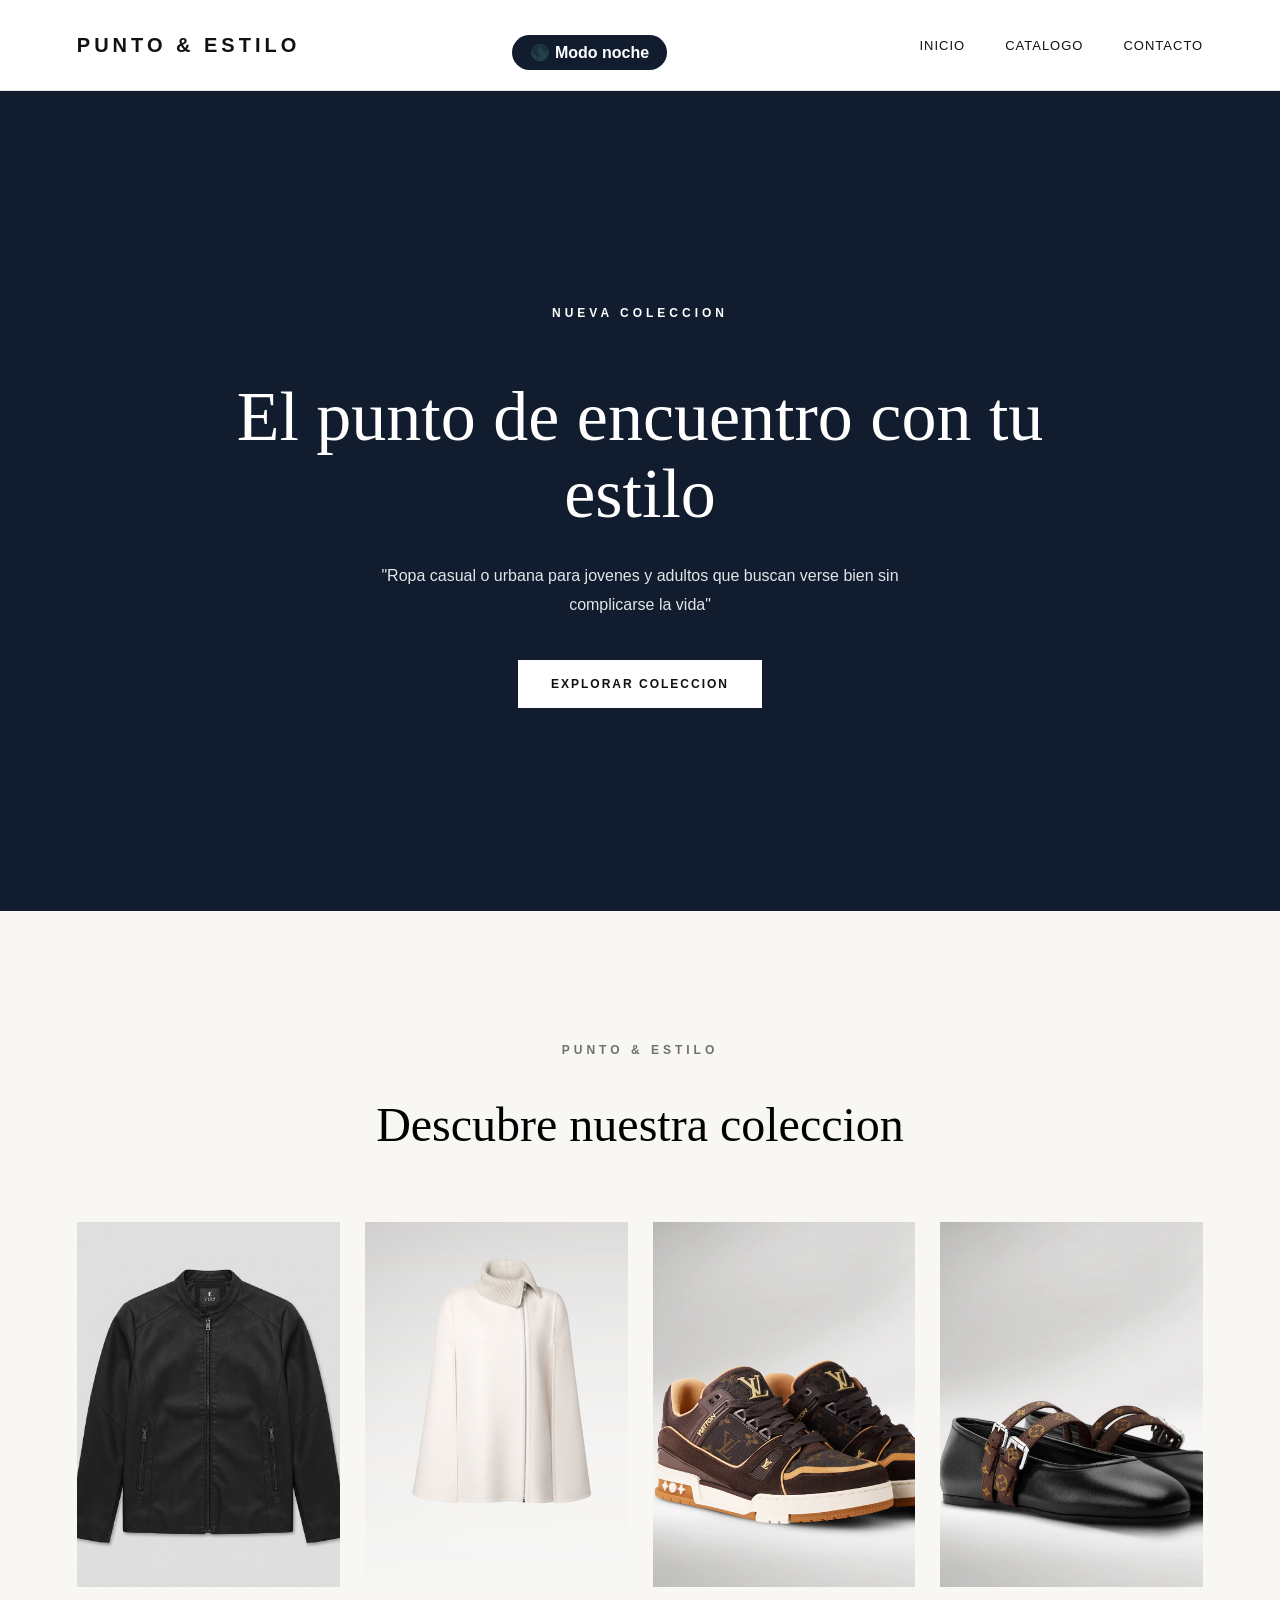
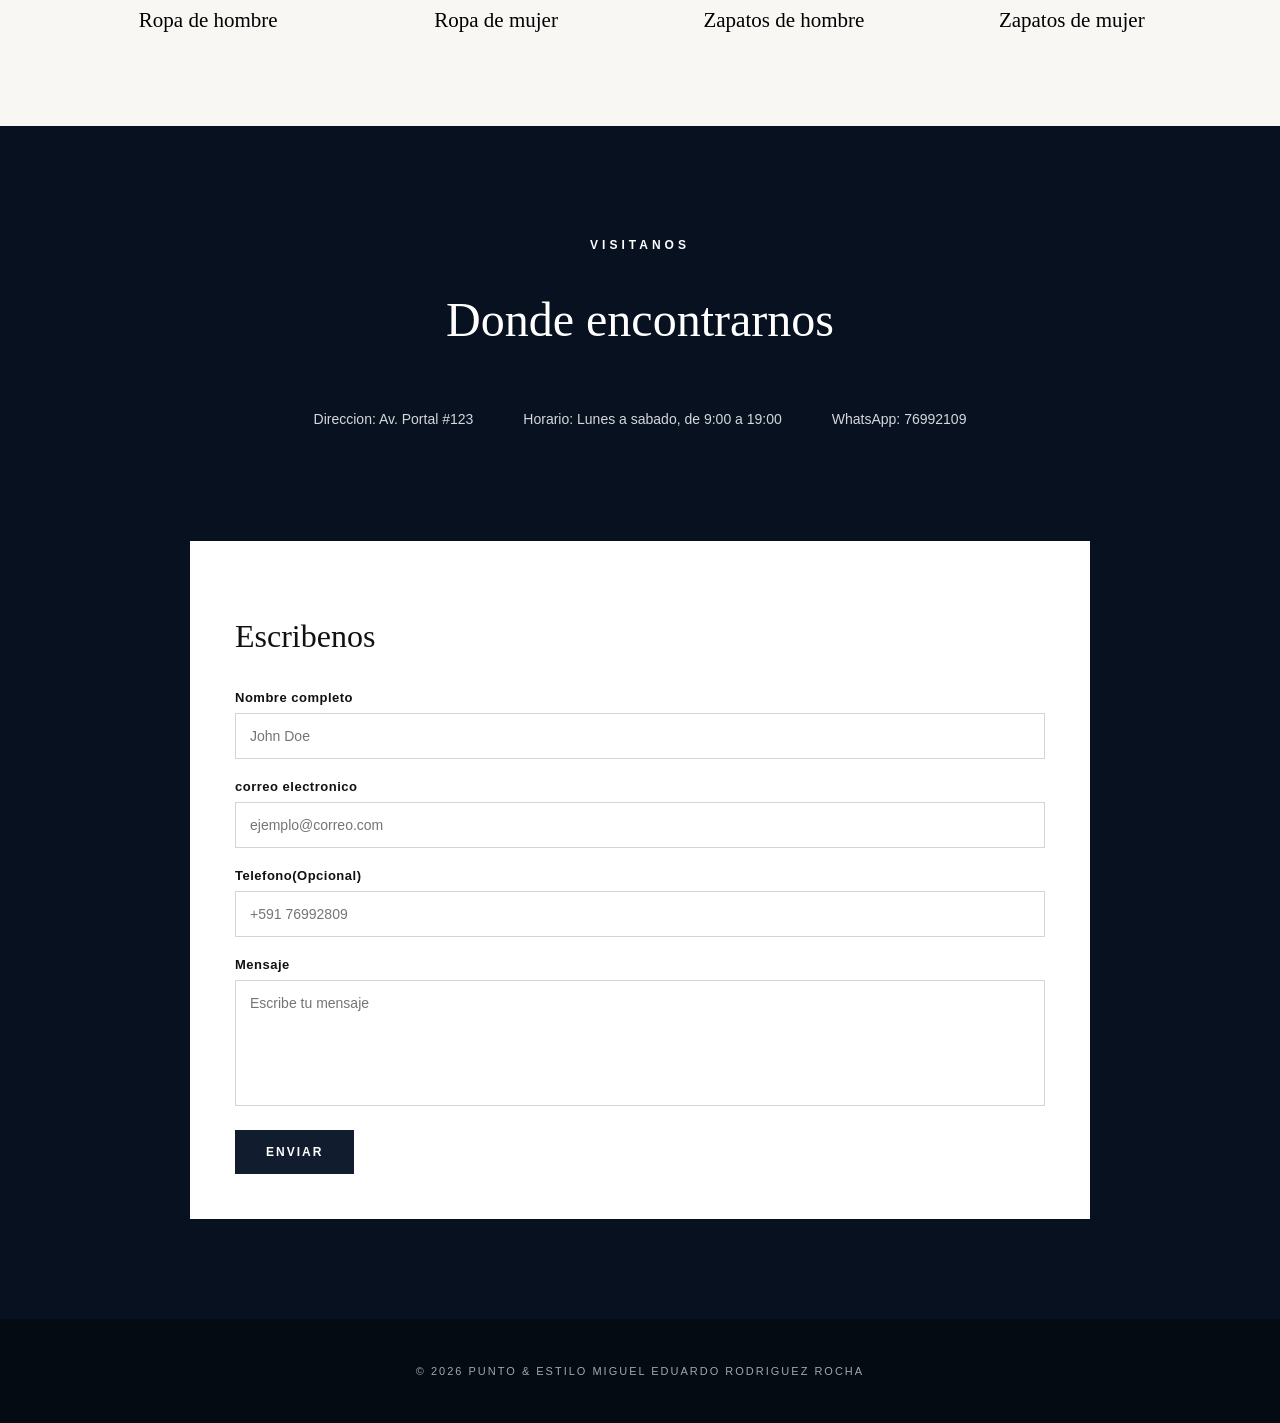
<file: index.html>
<!doctype html>
<html lang="es">
  <head>
    <meta charset="UTF-8">
    <meta name="viewport" content="width=device-width, initial-scale=1" />
    <title>Punto & Estilo</title>
    <link rel="stylesheet" href="style.css" />
  </head>

  <body>
    <header class="header">
      <h1 class="logo">Punto & estilo</h1>
      <button type="button" id="btn-tema" class="boton-modo"> 🌑 Modo noche </button>
      <nav>
        <button type="button" id="btn-menu" class="hamburguesa">☰</button>
        <ul class="nav-links">
          <li><a href="#inicio">Inicio</a></li>
          <li><a href="#catalogo">Catalogo</a></li>
          <li><a href="#contacto">Contacto</a></li>
        </ul>
      </nav>
    </header>

    <main>
      <section id="inicio" class="inicio-principal">
        <div class="inicio-contenido">
          <p class="subtitulo">NUEVA COLECCION</p>
          <h2>El punto de encuentro con tu estilo</h2>
          <p class="descripcion">
            "Ropa casual o urbana para jovenes y adultos que buscan verse bien
            sin complicarse la vida"
          </p>

          <a href="#catalogo" class="boton">Explorar coleccion</a>
        </div>
      </section>

      <section id="catalogo" class="catalogo">
        <p class="subtitulo">PUNTO & ESTILO</p>
        <h2>Descubre nuestra coleccion</h2>
        <div class="productos">
          <article class="producto">
            <div class="producto-imagen">
              <img src="imagenes/ImagenRopaHombre.jpg" alt="Ropa De Hombre">
            </div>
            <h3>Ropa de hombre</h3>
          </article>
          <article class="producto">
            <div class="producto-imagen">
              <img src="imagenes/RopaDeMujer(temporal).png" alt="Ropa De Mujer">
            </div>
            <h3>Ropa de mujer</h3>
          </article>
          <article class="producto">
            <div class="producto-imagen">
              <img src="imagenes/ZapatosDeHombre(Temporal).png" alt="Zapatos de hombre">
            </div>
            <h3>Zapatos de hombre</h3>
          </article>
          <article class="producto">
            <div class="producto-imagen">
              <img src="imagenes/ZapatosDeMujer(Temporal).png" alt="">
            </div>
            <h3>Zapatos de mujer</h3>
          </article>
        </div>
      </section>

      <section id="contacto" class="contacto">
        <div class="contacto-contenido">
        <p class="subtitulo">VISITANOS</p>
        <h2>Donde encontrarnos</h2>
        <div class="datos-contacto">
          <p>Direccion: Av. Portal #123</p>
          <p>Horario: Lunes a sabado, de 9:00 a 19:00</p>
          <p>WhatsApp: 76992109</p>
        </div>

        <div class="formulario-contenedor">
          <h3>Escribenos</h3>
          <form id="form-contacto" novalidate>
            <div class="campo">
              <label for="nombre">Nombre completo</label>
              <input type="text" id="nombre" name="nombre" placeholder="John Doe" required>
            </div>

            <div class="campo">
              <label for="correo">correo electronico</label>
              <input type="email" id="correo" name="correo" placeholder="ejemplo@correo.com" required>
            </div>

            <div class="campo">
              <label for="telefono">Telefono(Opcional)</label>
              <input type="tel" id="telefono" name="telefono" placeholder="+591 76992809">
            </div>

            <div class="campo">
              <label for="mensaje">Mensaje</label>
              <textarea name="mensaje" id="mensaje" rows="6" placeholder="Escribe tu mensaje"></textarea>
            </div>
            <button type="submit" class="boton-enviar">Enviar</button>
            <p id="aviso-contacto" class="aviso"></p>
          </form>
        </div>
      </div>
      </section>
    </main>
    
    <footer class="footer">
      <p>&copy; 2026 Punto & Estilo Miguel Eduardo Rodriguez Rocha</p>
    </footer>
    <script src="script.js"></script>
  </body>
  
</html>
</file>
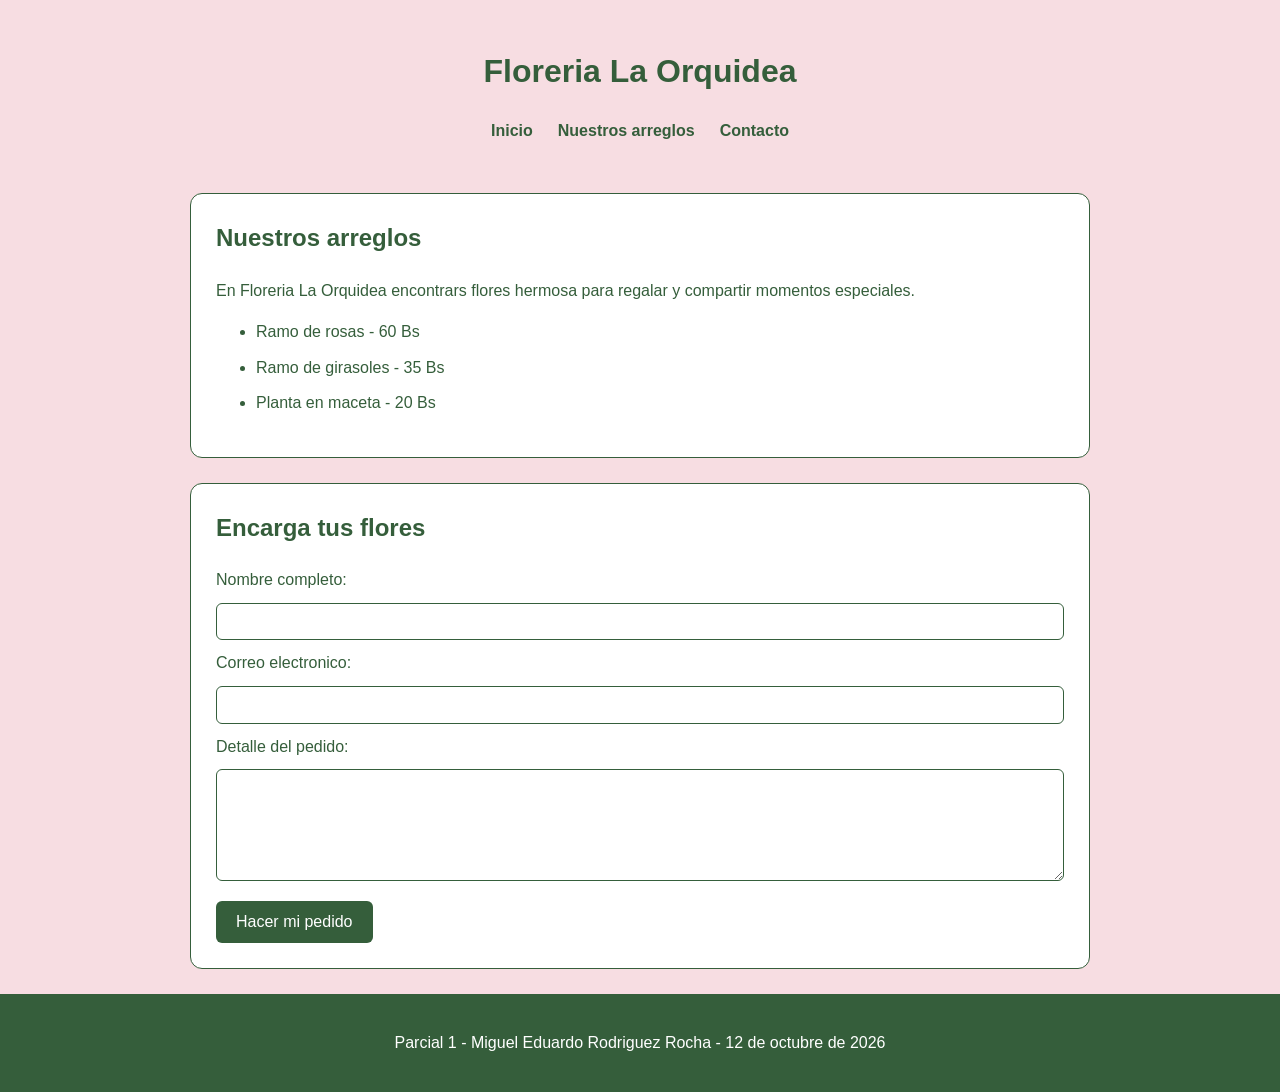
<file: Parcial1/index.html>
<!DOCTYPE html>
<html lang="en">
<head>
    <meta charset="UTF-8">
    <meta name="viewport" content="width=device-width, initial-scale=1.0">
    <title>Floreria La Orquidea</title>
    <link rel="stylesheet" href="styles.css">
</head>
<body>
    <header id="inicio" class="contenedor">
        <h1>Floreria La Orquidea</h1>
        <nav>
            <a href="#inicio">Inicio</a>
            <a href="#arreglos">Nuestros arreglos</a>
            <a href="#contacto">Contacto</a>
        </nav>
    </header>
    <main class="contenedor">
        <section id="arreglos" class="tarjeta">
            <h2>Nuestros arreglos</h2>
            <p>En Floreria La Orquidea encontrars flores hermosa para regalar y compartir momentos especiales.</p>
            <ul>
                <li>Ramo de rosas - 60 Bs</li>
                <li>Ramo de girasoles - 35 Bs</li>
                <li>Planta en maceta - 20 Bs</li>
            </ul>
        </section>
        <section id="contacto" class="tarjeta">
            <h2>Encarga tus flores</h2>
            <form id="form-pedido">
                <label for="nombre">Nombre completo:</label>
                <input type="text" id="nombre" required>
                <label for="correo">Correo electronico:</label>
                <input type="email" id="correo" required>
                <label for="detalle">Detalle del pedido:</label>
                <textarea  id="detalle"></textarea>
            </form>
            <button type="button" id="btn-confirmar">Hacer mi pedido</button>
            <p id="mensaje" class="oculto"></p>
        </section>
    </main>
    <footer>
        <p>Parcial 1 - Miguel Eduardo Rodriguez Rocha - 12 de octubre de 2026</p>
    </footer>
    <script src="script.js"></script>
</body>
</html>
</file>
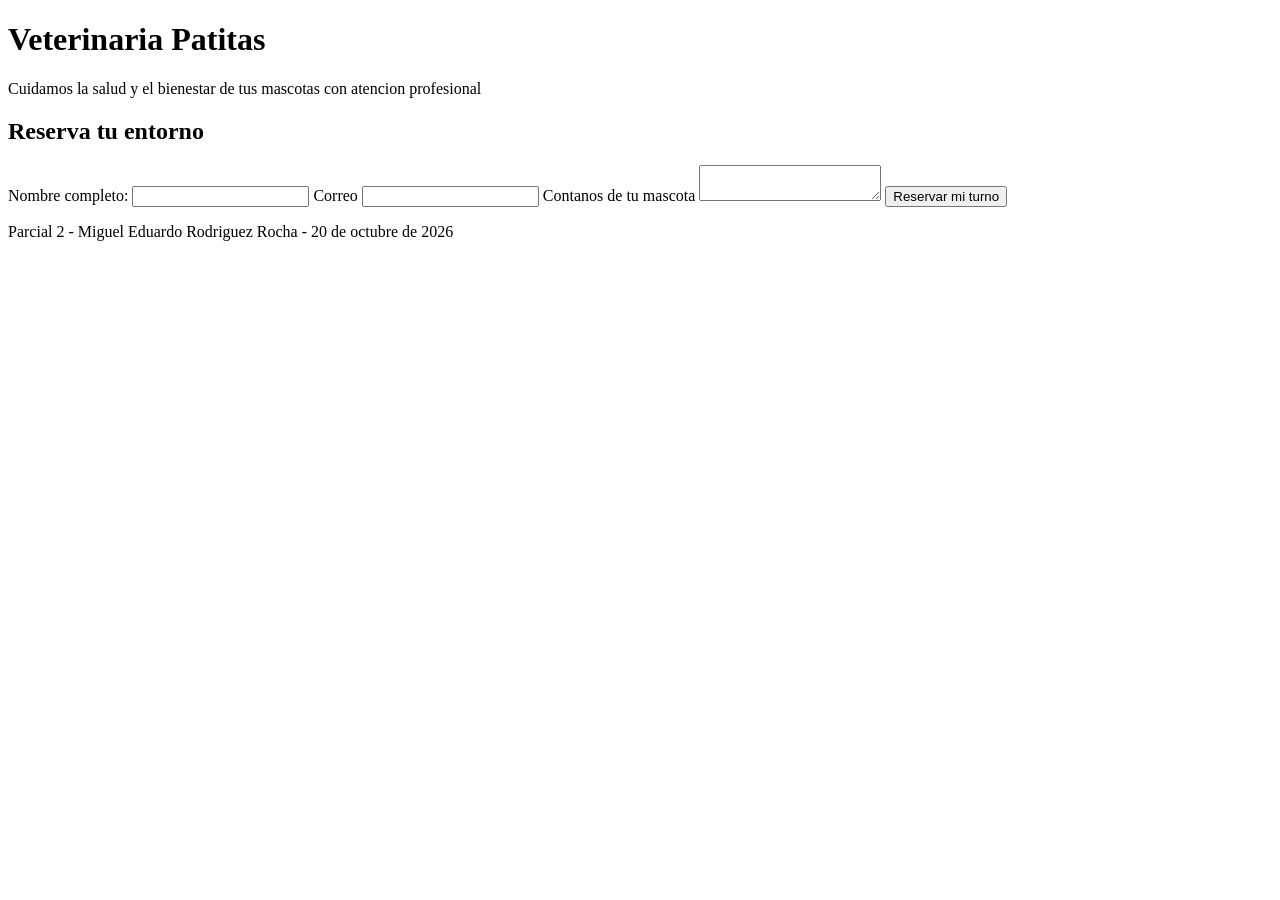
<file: Parcial2/index.html>
<!DOCTYPE html>
<html lang="es">
<head>
    <meta charset="UTF-8">
    <meta name="viewport" content="width=device-width, initial-scale=1.0">
    <title>Veterinaria Patitas</title>
    <link rel="stylesheet" href="styles.css">
</head>
<body>
    <header>
        <h1>Veterinaria Patitas</h1>
        <p>Cuidamos la salud y el bienestar de tus mascotas con atencion profesional</p>
    </header>
    <main>
        <h2>Reserva tu entorno</h2>
        <form id="form-turno" novalidate method="POST" action="procesar.php">
            <label for="nombre">Nombre completo:</label>
            <input type="text" name="nombre" id="nombre" required>

            <label for="correo">Correo</label>
            <input type="email" name="correo" id="correo" required>

            <label for="mascota">Contanos de tu mascota</label>
            <textarea name="mascota" id="mascota"></textarea>

            <button type="submit">Reservar mi turno</button>

            <p id="aviso-turno" class="aviso"></p>
        </form>
    </main>

    <footer>
        <p>Parcial 2 - Miguel Eduardo Rodriguez Rocha - 20 de octubre de 2026</p>
    </footer>

    <script src="script.js"></script>
    
</body>
</html>
</file>
<file: style.css>
body{
    font-family: Arial, Helvetica, sans-serif;
    background-color: #f8f7f4;
    color: #111111;
    margin: 0;
    
}

.header{
    min-height: 90px;
    display:flex;
    align-items: center;
    justify-content: space-between;
    padding: 0 6%;
    background-color: #ffffff;
    border-bottom: 1px solid #e4e4e4;
    position: sticky;
    top: 0;
    z-index: 10;
}

.logo{
    font-size: 20px;
    font-weight: bold;
    letter-spacing: 4px;
    color: #111111;
    text-decoration: none;
    text-transform: uppercase;
}

.boton-modo{
    margin-top: 14px;
    background-color: #111c2e;
    color: #ffffff;
    border: none;
    border-radius: 20px;
    padding: 8px 18px;
    font: inherit;
    font-weight: bold;
}

.nav-links{
    display: flex;
    gap: 40px;
    list-style: none;
}

.nav-links a {
    color: #111111;
    text-decoration: none;
    font-size: 13px;
    letter-spacing: 1px;
    text-transform: uppercase;
    transition: font-weight 0.5s, font-size 0.5s;

}

.nav-links a:hover {
    font-weight: bold;
    font-size: 15px;
}

#btn-menu {
    display: none;
}

.hamburguesa {
    margin: 0 auto 8px;
    background-color: #151d2b;
    color: #cfe3d1;
    border: 1px solid #2b4530;
    border-radius: 6px;
    padding: 8px 16px;
    font: inherit;
    font-weight: bold;
    cursor: pointer;
}

.inicio-principal{
    min-height: 700px;
    display: flex;
    align-items: center;
    justify-content: center;
    text-align: center;
    padding: 60px 20px;
    background-color: #111c2e;
    color: #ffffff;
}

.inicio-contenido{
    max-width: 850px;
}

.subtitulo{
    font-size: 12px;
    font-weight: bold;
    letter-spacing: 4px;
    margin-bottom: 25px;
    text-transform: uppercase;
}

.inicio-principal h2{
    font-family: Georgia, 'Times New Roman', Times, serif;
    font-size: 70px;
    font-weight: 400;
    line-height: 1.1;
    margin-bottom: 30px;
}

.descripcion{
    max-width: 600px;
    margin: 0 auto 40px;
    font-size: 16px;
    line-height: 1.8;
    color: #e2e4e8;
}

.boton{
    display: inline-block;
    padding: 16px 32px;
    background-color: #ffffff;
    color: #111111;
    text-decoration: none;
    font-size: 12px;
    font-weight: bold;
    letter-spacing: 2px;
    text-transform: uppercase;
    border: 1px solid #ffffff;
    transition: background-color 0.3s, color 0.3s;

}

.boton:hover{
    background-color: transparent;
    color: #ffffff;
}

.catalogo{
    padding: 120px 6%;
    text-align: center;
    background-color: #f8f7f4;
}

.catalogo .subtitulo{
    color: #707070;
}

.catalogo h2{
    font-family: Georgia, 'Times New Roman', Times, serif;
    font-size: 48px;
    font-weight: 400;
    margin-bottom: 70px;
    color: #000000;
}

.productos{
    display: grid;
    grid-template-columns: repeat(4, 1fr);
    gap: 25px;
}

.producto{
    text-align: center;
}

.producto-imagen{
    width: 100%;
    height: 95%;
    background-color: #e8e1d5;
    margin-bottom: 20px;
    transition: transform 0.4s ease;
    
}

.producto:hover .producto-imagen{
    transform: scale(1.05);
}

.producto-imagen img{
    width: 100%;
    height: 100%;
    object-fit: cover;
    display: block;
    
}



.producto h3{
    font-family: Georgia, 'Times New Roman', Times, serif;
    font-size: 21px;
    font-weight: 400;
    margin-bottom: 8px;
    color: #000000;
}

.contacto{
    padding: 100px 20px;
    text-align: center;
    background-color: #07111f;
    color: #ffffff;
}

.contacto-contenido{
    max-width: 900px;
    margin: 0 auto;
}

.contacto h2{
    font-family: Georgia, 'Times New Roman', Times, serif;
    font-size: 48px;
    font-weight: 400;
    margin-bottom: 50px;
}


.datos-contacto{
    display: flex;
    justify-content: center;
    margin-bottom: 100px;
    gap: 50px;
    flex-wrap: wrap;
}

.datos-contacto p{
    font-size: 14px;
    color: #d4d8de;
}

.formulario-contenedor{
    padding: 45px;
    text-align: left;
    background-color: #ffffff;
    color: #111111;
}
.formulario-contenedor h3{
    font-family: Georgia, 'Times New Roman', Times, serif;
    font-size: 32px;
    font-weight: 400;
    margin-bottom: 35px;
}

.campo{
    margin-bottom: 20px;
}

.campo label{
    display: block;
    margin-bottom: 8px;
    font-size: 13px;
    font-weight: bold;
    letter-spacing: 0.5px;
}

.campo input, .campo textarea{
    width: 100%;
    padding: 14px;
    box-sizing: border-box;
    border: 1px solid #d5d5d5;
    background-color: #ffffff;
    color: #111111;
    font-family: Arial, Helvetica, sans-serif;
    font-size:  14px;
    outline: none;
    transition: border-color 0.3 ease;
}

.campo textarea{
    resize:none;
    min-height: 100px;
}

.boton-enviar{
    padding: 14px 30px;
    background-color: #111c2e;
    color: #ffffff;
    border: 1px solid #111c2e;
    font-size: 12px;
    font-weight: bold;
    letter-spacing: 2px;
    text-transform: uppercase;
    cursor: pointer;
    transition: background-color 0.3s, color 0.3s;
}

.boton-enviar:hover{
    background-color: #ffffff;
    color: #111c2e;
}

.aviso{
    display: none;
    margin-top: 14px;
    padding: 10px 14px;
    border-radius: 6px;
    font-weight: bold;
}
.aviso.error{
    display: block;
    background-color: #2a171a;;
    color: #ffb4b4;
    border-left: 4px solid #e05555;
}

.aviso.exito{
    display: block;
    background-color: #14301b;
    color: #b7f0c4;
    border-left: 4px solid #3fbf6a;
}

footer{
    padding: 35px;
    text-align: center;
    background-color: #050b12;
    color: #a3a6ae;
    font-size: 11px;
    letter-spacing: 2px;
    text-transform: uppercase;
}

body.noche{
    background-color: #0b0f14;
    color: #eae6df;
}

body.noche header{
    background-color: #151d2b;
    border-bottom: 1px solid #303642;
}

body.noche .logo, body.noche .nav-links a{
    color: #eae6df;
} 

body.noche .boton-modo{
    background-color: #ffffff;
    color: #000000;
}

body.noche .catalogo{
    background-color: #0b0f14;
    color: #eae6df;
}

body.noche .catalogo h2, body.noche .producto h3{
    color: #eae6df;
}

body.noche .producto-imagen{
    background-color: #151d2b;
}

body.noche .producto p, body.noche .datos-contacto p{
    color: #9aa4b2;
}

body.noche .formulario-contenedor{
    background-color: #151d2b;
    color: #eae6df;
}

body.noche .campo input, body.noche .campo select, body.noche .campo textarea{
    background-color: #0b0f14;
    color: #eae6df;
    border-color: #303642;
}

body.noche .boton-enviar{
    background-color: #ffffff;
    color: #000000;
}

body.noche .boton-enviar:hover {
    background-color: #151d2b;
    color: #ffffff;
    border: 1px solid #ffffff;
}

body.noche .footer{
    background-color: #05080c;
    color: #9aa4b2;
}



@media(max-width: 600px){
    .header{
        flex-direction: column;
        gap: 15px;
        padding: 20px;
    }
    .logo{
        font-size: 20px;
    }

    #btn-menu{
        display: block;
    }

    .nav-links{
        display: none;
        flex-direction: column;
        align-items: center;
        width: 100%;
        gap: 15px;
        padding: 20px 0;
    }
    .nav-links.abierto{
        display: flex;
    }

    .header nav{
        width: 100%;
        text-align: center;
    }
    
    .nav-links a{
        font-size: 11px;
    }

    .inicio-principal{
        min-height: 550px;
        padding: 50px 20px;
    }

    .subtitulo{
        font-size: 10px;
        letter-spacing: 1.1;
    }

    .inicio-principal h1{
        font-size: 38px;
        line-height: 1.1;
    }

    .descripcion{
        font-size: 14px;
        line-height: 1.6;
    }

    .boton{
        padding: 14px 24px;
        font-size: 11px;
    }

    .catalogo{
        padding: 80px 20px;
    }

    .catalogo h2{
        font-size: 36px;
        margin-bottom: 45px;
    }

    .productos{
        grid-template-columns: 1fr;
        gap: 40px;
    }

    .producto-imagen{
        height: 450px;
    }

    .contacto{
        padding: 70px 20px;
    }

    .contacto h2{
        font-size: 34px;
        margin-bottom: 35px;
    }
    .datos-contacto{
        flex-direction: column;
        align-items: center;
        gap: 15px;
    }

    .formulario-contenedor{
        padding: 30px 20px;
    }

    .formulario-contenedor h3{
        font-size: 28px;
    }

    .footer{
        padding: 30px 20px;
        line-height: 1.6;
    }
}
</file>
<file: Parcial1/styles.css>
body{
    margin: 0;
    font-family: Arial, Helvetica, sans-serif;
    line-height: 1.6;
    background-color: #f7dde2;
    color: #355e3b;
}

.contenedor{
    max-width: 900px;
    width: 90%;
    margin: 0 auto;
}

header{
    text-align: center;
    padding: 25px 0;
}

h1{
    margin-bottom: 20px;
}

nav{
    display: flex;
    justify-content: center;
    gap: 25px;
}

nav a{
    color: #355e3b;
    text-decoration: none;
    font-weight: bold;
}

.tarjeta{
    background-color: #ffffff;
    padding: 25px;
    margin: 25px 0;
    border: 1px solid #355e3b;
    border-radius: 12px;
}

h2{
    margin-top: 0;
}

li{
    margin-bottom: 10px;
}

form{
    display: flex;
    flex-direction: column;
    gap: 10px;
}

input, textarea{
    padding: 5px;
    border: 1px solid #355e3b;
    border-radius: 6px;
    font: inherit;
}

textarea{
    min-height: 100px;
    resize: vertical;
}

button{
    margin-top: 20px;
    padding: 12px 20px;
    background-color: #355e3b;
    color: #ffffff;
    border: none;
    border-radius: 6px;
    cursor: pointer;
    font-size: 16px;
}

.oculto{
    display: none;
}

footer{
    text-align: center;
    padding: 20px;
    background-color: #355e3b;
    color: #ffffff;
}

@media (max-width: 600px){
    nav{
        flex-direction: column;
        gap: 10px;
    }
    h1{
        font-size: 26px;
    }
    footer{
        font-size: 14px;
    }
}
</file>
<file: Parcial2/styles.css>
.aviso {
    display: none;
}

.aviso.error {
    display: block;
    color: #b00020;
}

.aviso.exito {
    display: block;
    color: #1b7f3b;
}
</file>
